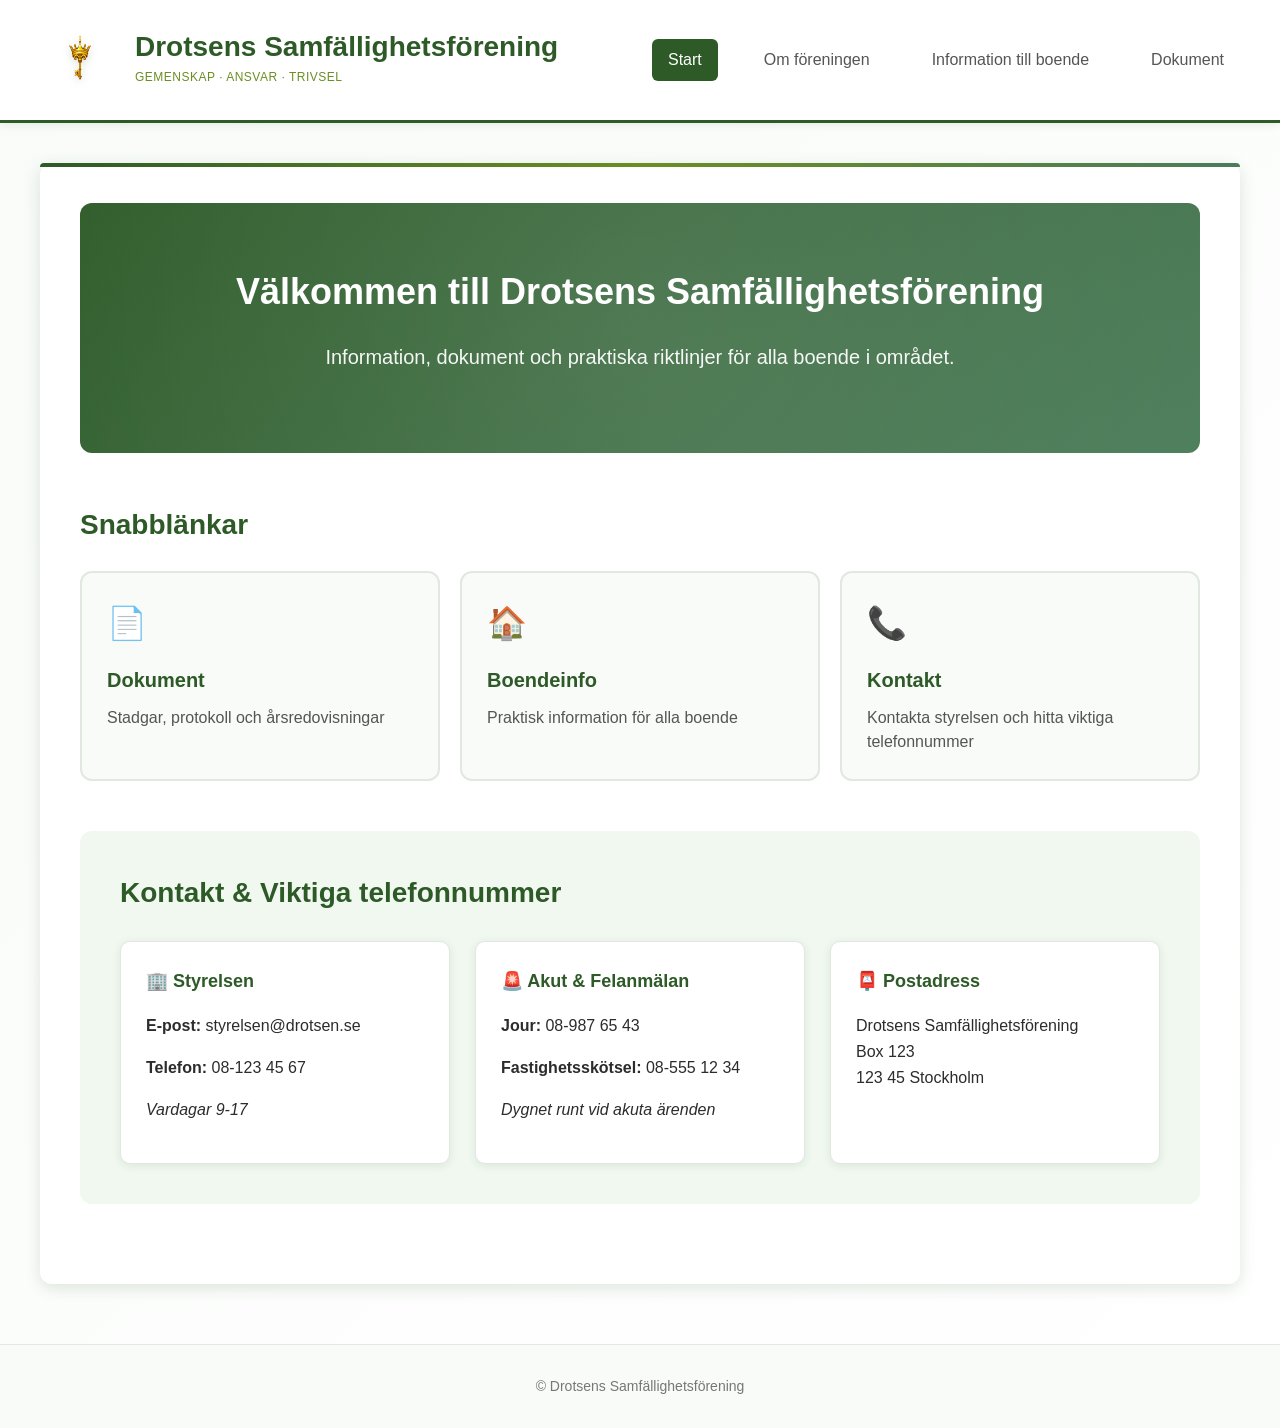
<file: index.html>
<!DOCTYPE html>
<html lang="sv">
<head>
    <meta charset="UTF-8">
    <title>Drotsens Samfällighetsförening</title>
    <link rel="stylesheet" href="css/style.css">
</head>
<body>

<header>
    <div class="header-content">
        <div class="logo">
            <img src="bilder/Krona och nyckel log.png" alt="Drotsens Samfällighetsförening logotyp" width="80" height="80">
            <div class="logo-text">
                <h1>Drotsens Samfällighetsförening</h1>
                <span class="logo-tagline">Gemenskap · Ansvar · Trivsel</span>
            </div>
        </div>
        <nav>
            <a href="index.html">Start</a>
            <a href="om.html">Om föreningen</a>
            <a href="boendeinfo.html">Information till boende</a>
            <a href="dokument.html">Dokument</a>
        </nav>
    </div>
</header>

<main>
    <section class="hero">
        <h2>Välkommen till Drotsens Samfällighetsförening</h2>
        <p>Information, dokument och praktiska riktlinjer för alla boende i området.</p>
    </section>

    <section class="quick-links">
        <h2>Snabblänkar</h2>
        <div class="link-grid">
            <a href="dokument.html" class="link-card">
                <div class="link-icon">📄</div>
                <h3>Dokument</h3>
                <p>Stadgar, protokoll och årsredovisningar</p>
            </a>
            <a href="boendeinfo.html" class="link-card">
                <div class="link-icon">🏠</div>
                <h3>Boendeinfo</h3>
                <p>Praktisk information för alla boende</p>
            </a>
            <a href="#kontakt" class="link-card">
                <div class="link-icon">📞</div>
                <h3>Kontakt</h3>
                <p>Kontakta styrelsen och hitta viktiga telefonnummer</p>
            </a>
        </div>
    </section>

    <section id="kontakt" class="contact-section">
        <h2>Kontakt & Viktiga telefonnummer</h2>
        <div class="contact-grid">
            <div class="contact-card">
                <h3>🏢 Styrelsen</h3>
                <p><strong>E-post:</strong> styrelsen@drotsen.se</p>
                <p><strong>Telefon:</strong> 08-123 45 67</p>
                <p><em>Vardagar 9-17</em></p>
            </div>
            <div class="contact-card">
                <h3>🚨 Akut & Felanmälan</h3>
                <p><strong>Jour:</strong> 08-987 65 43</p>
                <p><strong>Fastighetsskötsel:</strong> 08-555 12 34</p>
                <p><em>Dygnet runt vid akuta ärenden</em></p>
            </div>
            <div class="contact-card">
                <h3>📮 Postadress</h3>
                <p>Drotsens Samfällighetsförening<br>
                Box 123<br>
                123 45 Stockholm</p>
            </div>
        </div>
    </section>
       
</main>

<footer>
    © Drotsens Samfällighetsförening
</footer>

</body>
</html>
</file>
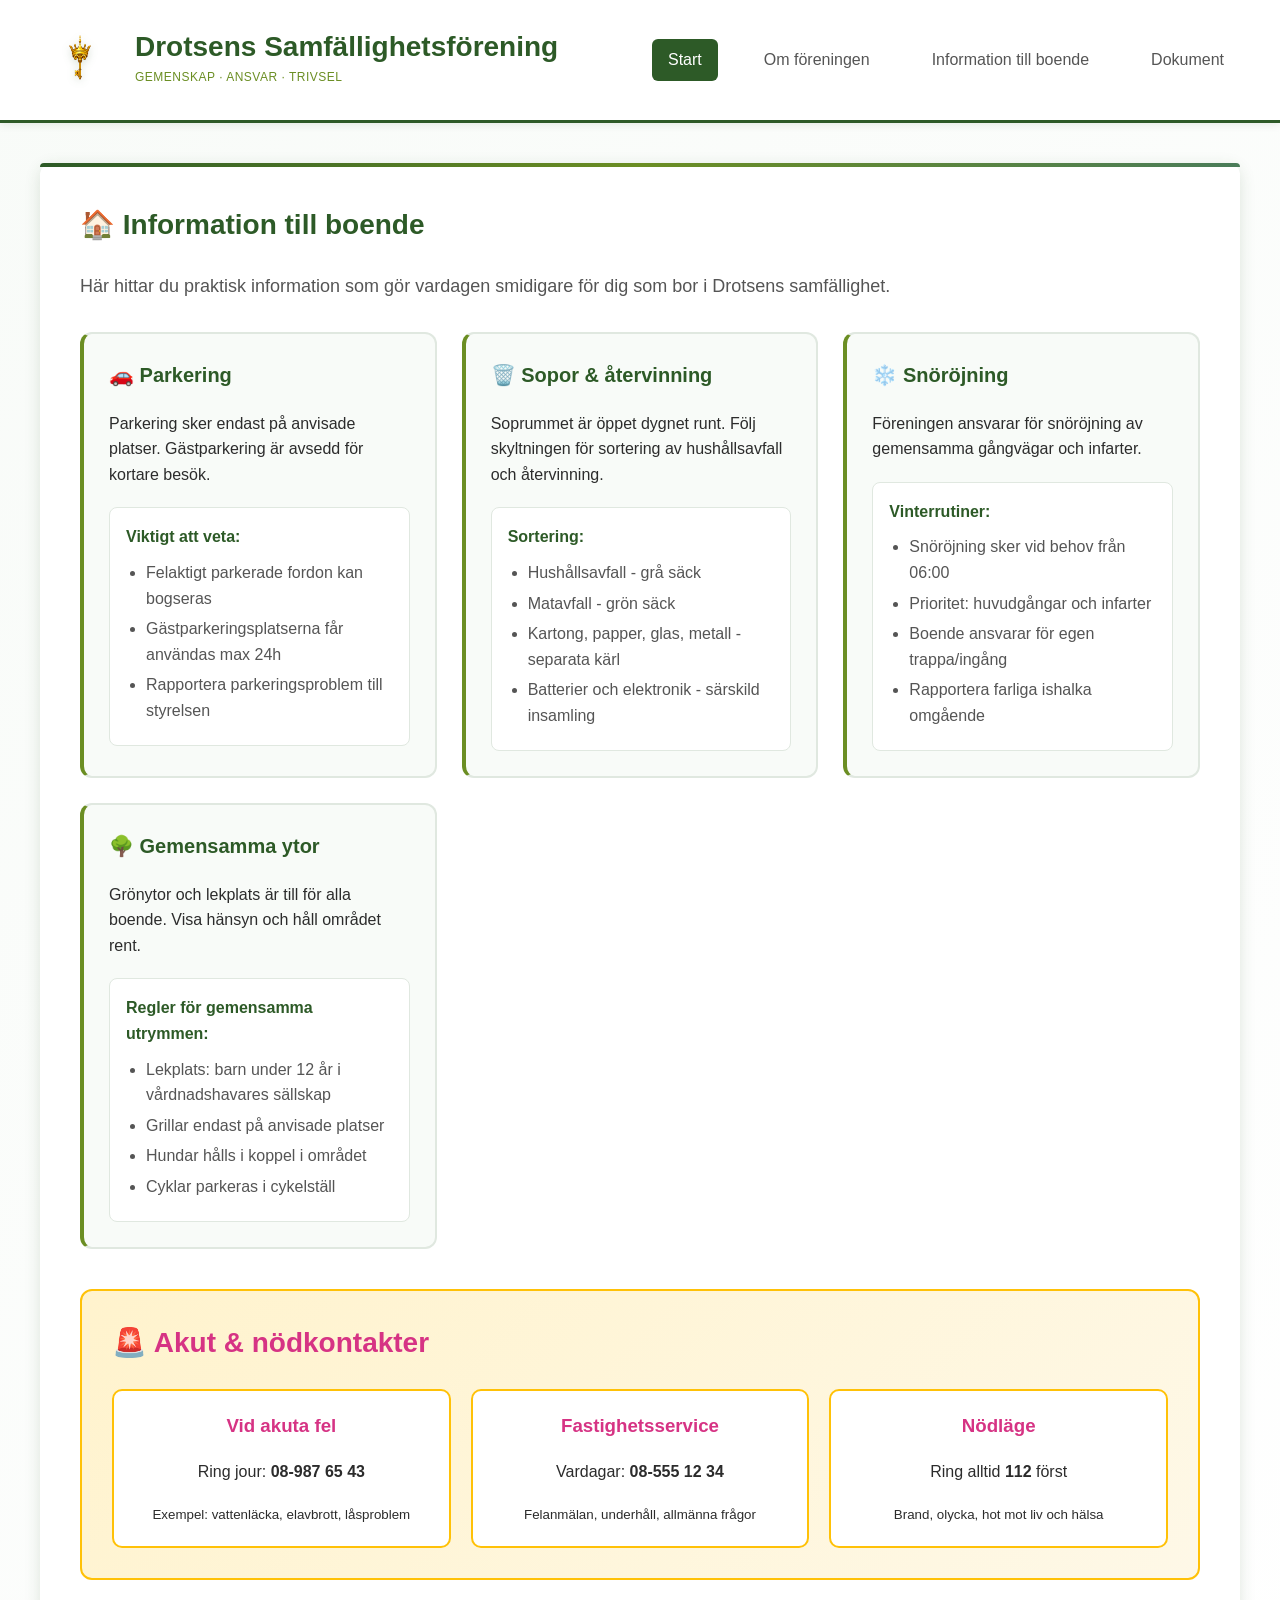
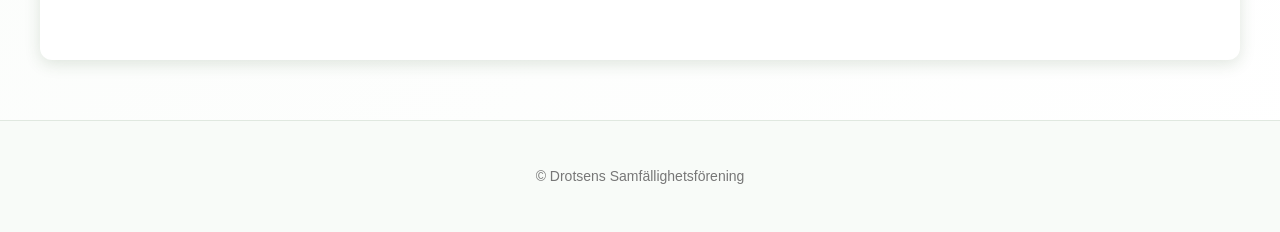
<file: boendeinfo.html>
<!DOCTYPE html>
<html lang="sv">
<head>
    <meta charset="UTF-8">
    <title>Information till boende – Drotsens Samfällighetsförening</title>
    <link rel="stylesheet" href="css/style.css">
</head>
<body>
    <header>
        <div class="header-content">
            <div class="logo">
                <img src="bilder/Krona och nyckel log.png" alt="Drotsens Samfällighetsförening logotyp" width="80" height="80">
                <div class="logo-text">
                    <h1>Drotsens Samfällighetsförening</h1>
                    <span class="logo-tagline">Gemenskap · Ansvar · Trivsel</span>
                </div>
            </div>
            <nav>
                <a href="index.html">Start</a>
                <a href="om.html">Om föreningen</a>
                <a href="boendeinfo.html">Information till boende</a>
                <a href="dokument.html">Dokument</a>
            </nav>
        </div>
    </header>

    <main>
        <h2>🏠 Information till boende</h2>
        <p class="intro-text">Här hittar du praktisk information som gör vardagen smidigare för dig som bor i Drotsens samfällighet.</p>

        <div class="info-grid">
            <div class="info-box enhanced">
                <h3>🚗 Parkering</h3>
                <p>Parkering sker endast på anvisade platser. Gästparkering är avsedd för kortare besök.</p>
                <div class="info-details">
                    <strong>Viktigt att veta:</strong>
                    <ul>
                        <li>Felaktigt parkerade fordon kan bogseras</li>
                        <li>Gästparkeringsplatserna får användas max 24h</li>
                        <li>Rapportera parkeringsproblem till styrelsen</li>
                    </ul>
                </div>
            </div>

            <div class="info-box enhanced">
                <h3>🗑️ Sopor & återvinning</h3>
                <p>Soprummet är öppet dygnet runt. Följ skyltningen för sortering av hushållsavfall och återvinning.</p>
                <div class="info-details">
                    <strong>Sortering:</strong>
                    <ul>
                        <li>Hushållsavfall - grå säck</li>
                        <li>Matavfall - grön säck</li>
                        <li>Kartong, papper, glas, metall - separata kärl</li>
                        <li>Batterier och elektronik - särskild insamling</li>
                    </ul>
                </div>
            </div>

            <div class="info-box enhanced">
                <h3>❄️ Snöröjning</h3>
                <p>Föreningen ansvarar för snöröjning av gemensamma gångvägar och infarter.</p>
                <div class="info-details">
                    <strong>Vinterrutiner:</strong>
                    <ul>
                        <li>Snöröjning sker vid behov från 06:00</li>
                        <li>Prioritet: huvudgångar och infarter</li>
                        <li>Boende ansvarar för egen trappa/ingång</li>
                        <li>Rapportera farliga ishalka omgående</li>
                    </ul>
                </div>
            </div>

            <div class="info-box enhanced">
                <h3>🌳 Gemensamma ytor</h3>
                <p>Grönytor och lekplats är till för alla boende. Visa hänsyn och håll området rent.</p>
                <div class="info-details">
                    <strong>Regler för gemensamma utrymmen:</strong>
                    <ul>
                        <li>Lekplats: barn under 12 år i vårdnadshavares sällskap</li>
                        <li>Grillar endast på anvisade platser</li>
                        <li>Hundar hålls i koppel i området</li>
                        <li>Cyklar parkeras i cykelställ</li>
                    </ul>
                </div>
            </div>
        </div>

        <section class="emergency-info">
            <h2>🚨 Akut & nödkontakter</h2>
            <div class="emergency-grid">
                <div class="emergency-card">
                    <h3>Vid akuta fel</h3>
                    <p>Ring jour: <strong>08-987 65 43</strong></p>
                    <small>Exempel: vattenläcka, elavbrott, låsproblem</small>
                </div>
                <div class="emergency-card">
                    <h3>Fastighetsservice</h3>
                    <p>Vardagar: <strong>08-555 12 34</strong></p>
                    <small>Felanmälan, underhåll, allmänna frågor</small>
                </div>
                <div class="emergency-card">
                    <h3>Nödläge</h3>
                    <p>Ring alltid <strong>112</strong> först</p>
                    <small>Brand, olycka, hot mot liv och hälsa</small>
                </div>
            </div>
        </section>
    </main>

    <footer>
        <p>© Drotsens Samfällighetsförening</p>
    </footer>
</body>
</html>
</file>
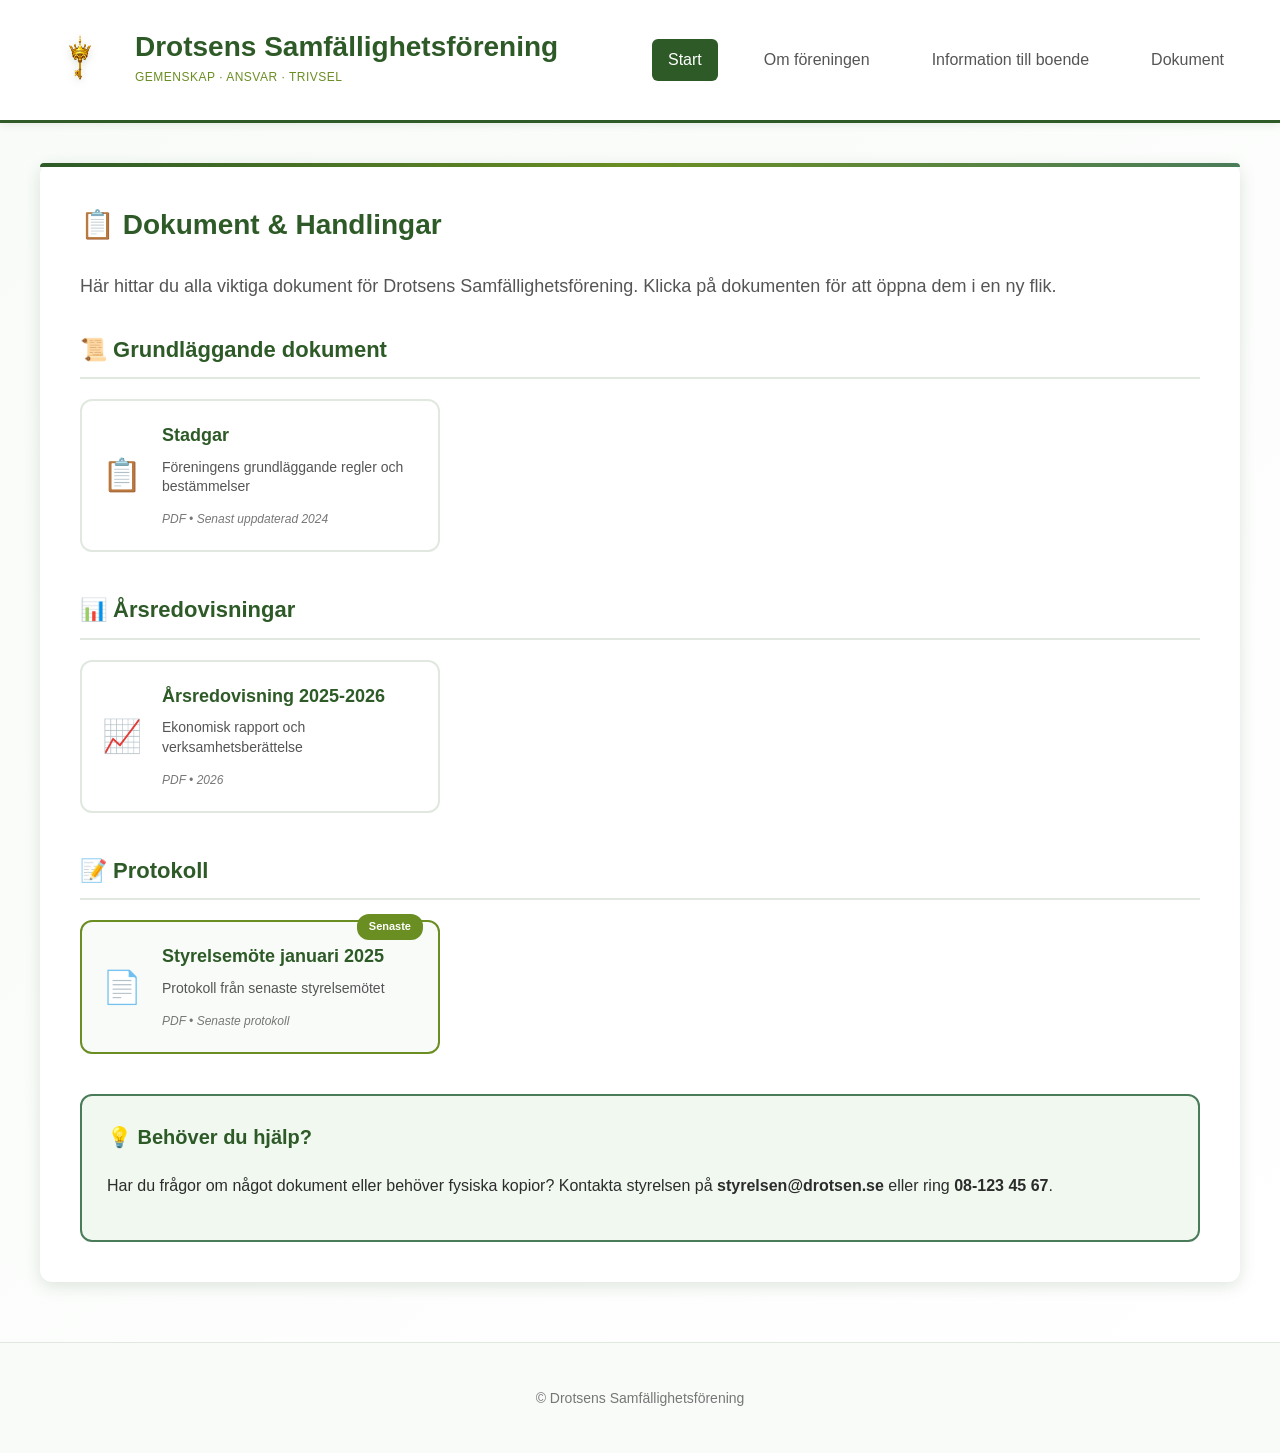
<file: dokument.html>
<!DOCTYPE html>
<html lang="sv">
<head>
    <meta charset="UTF-8">
    <title>Dokument – Drotsens Samfällighetsförening</title>
    <link rel="stylesheet" href="css/style.css">
</head>
<body>
    <header>
        <div class="header-content">
            <div class="logo">
                <img src="bilder/Krona och nyckel log.png" alt="Drotsens Samfällighetsförening logotyp" width="80" height="80">
                <div class="logo-text">
                    <h1>Drotsens Samfällighetsförening</h1>
                    <span class="logo-tagline">Gemenskap · Ansvar · Trivsel</span>
                </div>
            </div>
            <nav>
                <a href="index.html">Start</a>
                <a href="om.html">Om föreningen</a>
                <a href="boendeinfo.html">Information till boende</a>
                <a href="dokument.html">Dokument</a>
            </nav>
        </div>
    </header>

    <main>
        <h2>📋 Dokument & Handlingar</h2>
        <p class="intro-text">Här hittar du alla viktiga dokument för Drotsens Samfällighetsförening. Klicka på dokumenten för att öppna dem i en ny flik.</p>
        
        <div class="document-sections">
            <section class="doc-section">
                <h3>📜 Grundläggande dokument</h3>
                <div class="document-grid">
                    <a href="dokument/stadgar.pdf" target="_blank" class="document-card">
                        <div class="doc-icon">📋</div>
                        <div class="doc-content">
                            <h4>Stadgar</h4>
                            <p>Föreningens grundläggande regler och bestämmelser</p>
                            <span class="doc-meta">PDF • Senast uppdaterad 2024</span>
                        </div>
                    </a>
                </div>
            </section>

            <section class="doc-section">
                <h3>📊 Årsredovisningar</h3>
                <div class="document-grid">
                    <a href="dokument/Årsberättelse Drotsen samfällighetsförening 2025 och 2026.pdf" target="_blank" class="document-card">
                        <div class="doc-icon">📈</div>
                        <div class="doc-content">
                            <h4>Årsredovisning 2025-2026</h4>
                            <p>Ekonomisk rapport och verksamhetsberättelse</p>
                            <span class="doc-meta">PDF • 2026</span>
                        </div>
                    </a>
                </div>
            </section>

            <section class="doc-section">
                <h3>📝 Protokoll</h3>
                <div class="document-grid">
                    <a href="dokument/protokoll-2025-01.pdf" target="_blank" class="document-card recent">
                        <div class="doc-icon">📄</div>
                        <div class="doc-content">
                            <h4>Styrelsemöte januari 2025</h4>
                            <p>Protokoll från senaste styrelsemötet</p>
                            <span class="doc-meta">PDF • Senaste protokoll</span>
                        </div>
                        <span class="recent-badge">Senaste</span>
                    </a>
                </div>
            </section>
        </div>

        <div class="info-box document-info">
            <h3>💡 Behöver du hjälp?</h3>
            <p>Har du frågor om något dokument eller behöver fysiska kopior? Kontakta styrelsen på <strong>styrelsen@drotsen.se</strong> eller ring <strong>08-123 45 67</strong>.</p>
        </div>
    </main>

    <footer>
        <p>© Drotsens Samfällighetsförening</p>
    </footer>
</body>
</html>
</file>
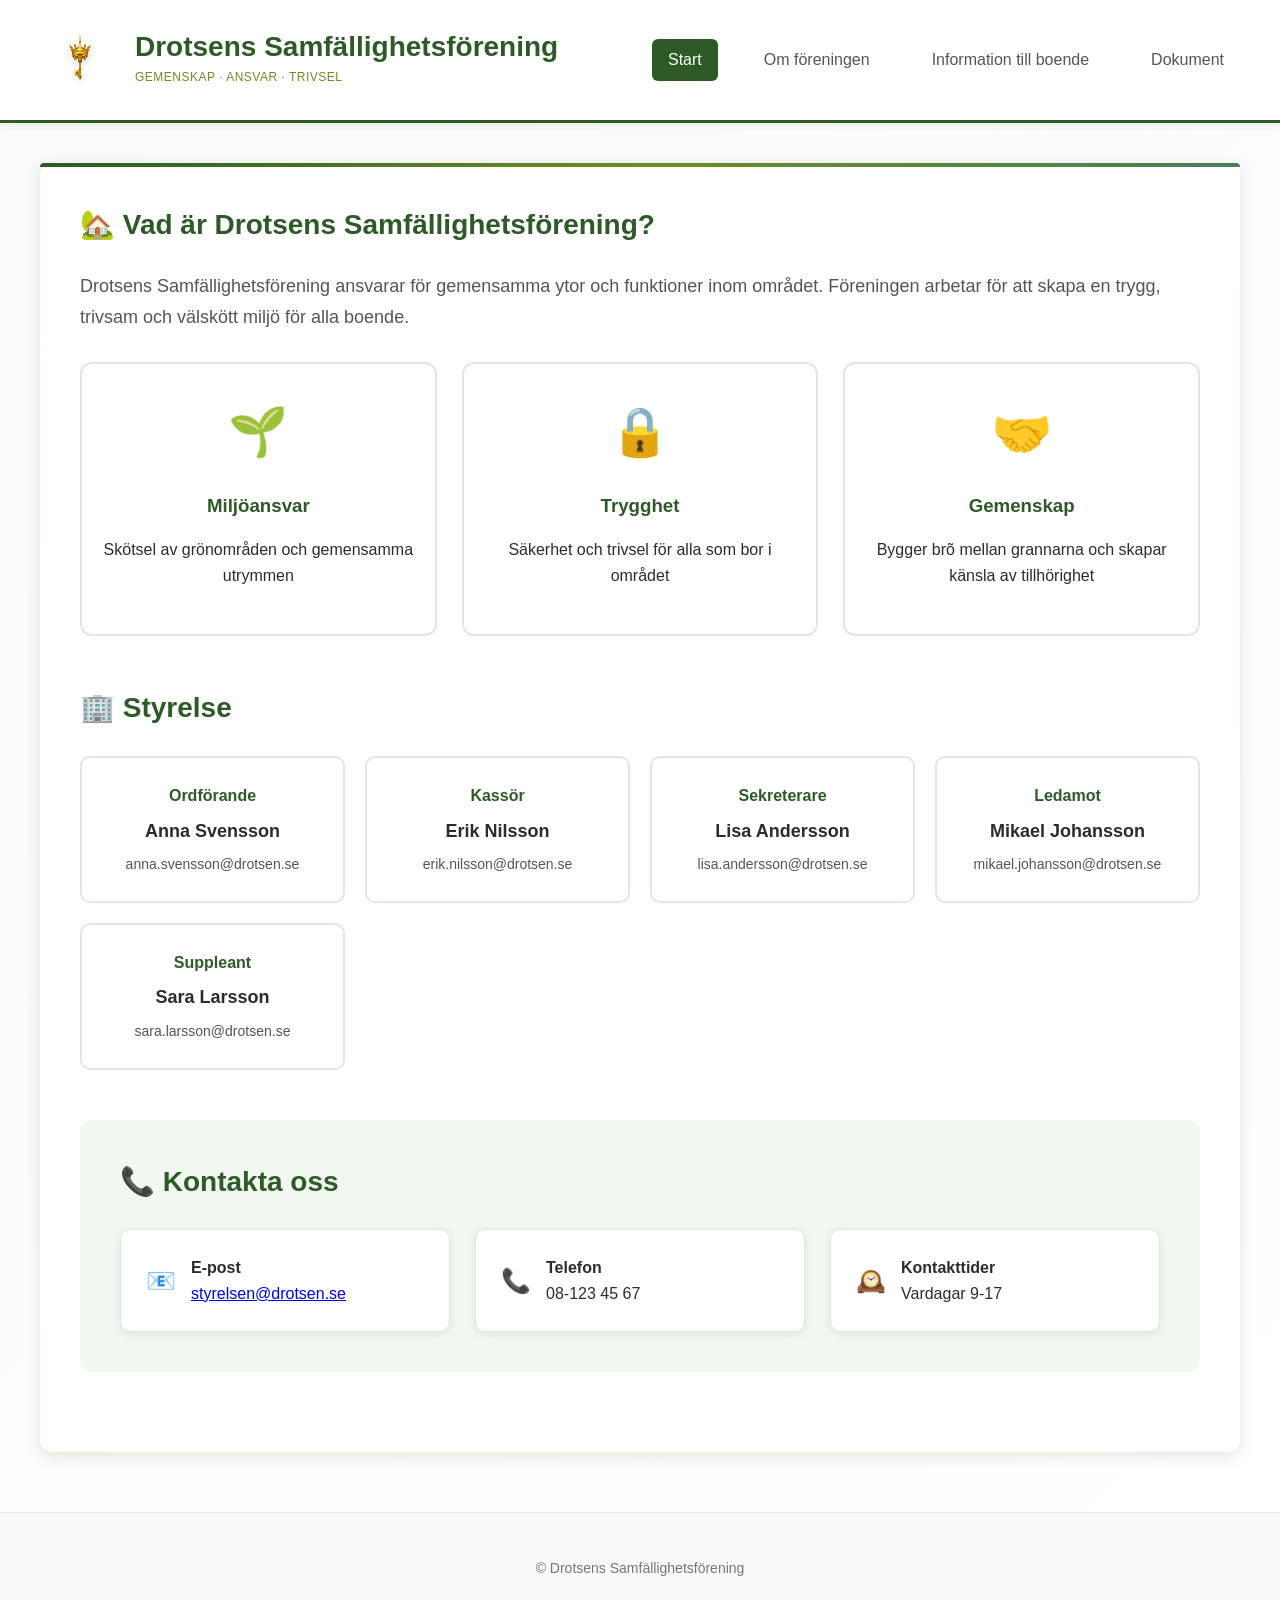
<file: om.html>
<!DOCTYPE html>
<html lang="sv">
<head>
    <meta charset="UTF-8">
    <title>Om föreningen – Drotsens Samfällighetsförening</title>
    <link rel="stylesheet" href="css/style.css">
</head>
<body>
    <header>
        <div class="header-content">
            <div class="logo">
                <img src="bilder/Krona och nyckel log.png" alt="Drotsens Samfällighetsförening logotyp" width="80" height="80">
                <div class="logo-text">
                    <h1>Drotsens Samfällighetsförening</h1>
                    <span class="logo-tagline">Gemenskap · Ansvar · Trivsel</span>
                </div>
            </div>
            <nav>
                <a href="index.html">Start</a>
                <a href="om.html">Om föreningen</a>
                <a href="boendeinfo.html">Information till boende</a>
                <a href="dokument.html">Dokument</a>
            </nav>
        </div>
    </header>

    <main>
        <section class="intro-section">
            <h2>🏡 Vad är Drotsens Samfällighetsförening?</h2>
            <p class="intro-text">
                Drotsens Samfällighetsförening ansvarar för gemensamma ytor och funktioner inom området.
                Föreningen arbetar för att skapa en trygg, trivsam och välskött miljö för alla boende.
            </p>
            
            <div class="mission-grid">
                <div class="mission-card">
                    <div class="mission-icon">🌱</div>
                    <h3>Miljöansvar</h3>
                    <p>Skötsel av grönområden och gemensamma utrymmen</p>
                </div>
                <div class="mission-card">
                    <div class="mission-icon">🔒</div>
                    <h3>Trygghet</h3>
                    <p>Säkerhet och trivsel för alla som bor i området</p>
                </div>
                <div class="mission-card">
                    <div class="mission-icon">🤝</div>
                    <h3>Gemenskap</h3>
                    <p>Bygger brõ mellan grannarna och skapar känsla av tillhörighet</p>
                </div>
            </div>
        </section>

        <section class="board-section">
            <h2>🏢 Styrelse</h2>
            <div class="board-grid">
                <div class="board-member">
                    <div class="member-role">Ordförande</div>
                    <div class="member-name">Anna Svensson</div>
                    <div class="member-contact">anna.svensson@drotsen.se</div>
                </div>
                <div class="board-member">
                    <div class="member-role">Kassör</div>
                    <div class="member-name">Erik Nilsson</div>
                    <div class="member-contact">erik.nilsson@drotsen.se</div>
                </div>
                <div class="board-member">
                    <div class="member-role">Sekreterare</div>
                    <div class="member-name">Lisa Andersson</div>
                    <div class="member-contact">lisa.andersson@drotsen.se</div>
                </div>
                <div class="board-member">
                    <div class="member-role">Ledamot</div>
                    <div class="member-name">Mikael Johansson</div>
                    <div class="member-contact">mikael.johansson@drotsen.se</div>
                </div>
                <div class="board-member">
                    <div class="member-role">Suppleant</div>
                    <div class="member-name">Sara Larsson</div>
                    <div class="member-contact">sara.larsson@drotsen.se</div>
                </div>
            </div>
        </section>

        <section class="contact-highlight">
            <h2>📞 Kontakta oss</h2>
            <div class="contact-options">
                <div class="contact-option">
                    <div class="contact-icon">📧</div>
                    <div>
                        <strong>E-post</strong><br>
                        <a href="mailto:styrelsen@drotsen.se">styrelsen@drotsen.se</a>
                    </div>
                </div>
                <div class="contact-option">
                    <div class="contact-icon">📞</div>
                    <div>
                        <strong>Telefon</strong><br>
                        08-123 45 67
                    </div>
                </div>
                <div class="contact-option">
                    <div class="contact-icon">🕰️</div>
                    <div>
                        <strong>Kontakttider</strong><br>
                        Vardagar 9-17
                    </div>
                </div>
            </div>
        </section>
    </main>

    <footer>
        <p>© Drotsens Samfällighetsförening</p>
    </footer>
</body>
</html>
</file>
<file: css/style.css>
/* Modern grön färgprofil för Drotsens Samfällighetsförening */
:root {
    --primary-green: #2d5a27;
    --secondary-green: #4a7c59;
    --accent-green: #6b8e23;
    --light-green: #f0f8f0;
    --very-light-green: #f8fbf8;
    --dark-green: #1a3d1a;
    --text-dark: #2c2c2c;
    --text-medium: #555;
    --text-light: #777;
    --border-color: #e0e8e0;
    --shadow-light: 0 2px 8px rgba(45, 90, 39, 0.1);
    --shadow-medium: 0 4px 16px rgba(45, 90, 39, 0.15);
}

/* Grundstil */
* {
    box-sizing: border-box;
}

body {
    font-family: "Segoe UI", -apple-system, BlinkMacSystemFont, Roboto, "Helvetica Neue", Arial, sans-serif;
    margin: 0;
    padding: 0;
    background: linear-gradient(135deg, var(--very-light-green) 0%, white 100%);
    color: var(--text-dark);
    line-height: 1.6;
    min-height: 100vh;
}

/* Modern Header med logotyp */
header {
    background: white;
    padding: 20px 40px;
    border-bottom: 3px solid var(--primary-green);
    box-shadow: var(--shadow-light);
    position: sticky;
    top: 0;
    z-index: 100;
}

.header-content {
    max-width: 1200px;
    margin: 0 auto;
    display: flex;
    justify-content: space-between;
    align-items: center;
    flex-wrap: wrap;
    gap: 20px;
}

.logo {
    display: flex;
    align-items: center;
    gap: 15px;
}

.logo svg {
    flex-shrink: 0;
    filter: drop-shadow(0 2px 4px rgba(45, 90, 39, 0.2));
}

.logo img {
    flex-shrink: 0;
    filter: drop-shadow(0 2px 4px rgba(45, 90, 39, 0.2));
    border-radius: 4px;
}

.logo-text h1 {
    margin: 0;
    font-size: 28px;
    font-weight: 700;
    color: var(--primary-green);
    line-height: 1.1;
}

.logo-tagline {
    font-size: 12px;
    color: var(--accent-green);
    font-weight: 500;
    letter-spacing: 0.5px;
    text-transform: uppercase;
}

/* Navigation */
nav {
    display: flex;
    gap: 30px;
    align-items: center;
}

nav a {
    text-decoration: none;
    color: var(--text-medium);
    font-weight: 500;
    padding: 8px 16px;
    border-radius: 6px;
    transition: all 0.3s ease;
    position: relative;
}

nav a:hover {
    color: var(--primary-green);
    background: var(--light-green);
    transform: translateY(-1px);
}

nav a[href*="index.html"] {
    background: var(--primary-green);
    color: white;
}

nav a[href*="index.html"]:hover {
    background: var(--secondary-green);
    color: white;
}

/* Main content */
main {
    max-width: 1200px;
    margin: 40px auto;
    padding: 0 20px;
    background: white;
    border-radius: 12px;
    padding: 40px;
    box-shadow: var(--shadow-medium);
    position: relative;
}

main::before {
    content: '';
    position: absolute;
    top: 0;
    left: 0;
    right: 0;
    height: 4px;
    background: linear-gradient(90deg, var(--primary-green), var(--accent-green), var(--secondary-green));
    border-radius: 12px 12px 0 0;
}

main h2 {
    margin-top: 0;
    font-size: 28px;
    color: var(--primary-green);
    font-weight: 700;
}

.intro-text {
    font-size: 18px;
    color: var(--text-medium);
    margin-bottom: 30px;
    line-height: 1.7;
}

/* Hero section */
.hero {
    background: linear-gradient(135deg, var(--primary-green) 0%, var(--secondary-green) 100%);
    color: white;
    padding: 60px 40px;
    border-radius: 12px;
    text-align: center;
    margin-bottom: 40px;
    position: relative;
    overflow: hidden;
}

.hero::before {
    content: '';
    position: absolute;
    top: -50%;
    left: -50%;
    width: 200%;
    height: 200%;
    background: radial-gradient(circle, rgba(255,255,255,0.1) 0%, transparent 70%);
    animation: float 6s ease-in-out infinite;
}

@keyframes float {
    0%, 100% { transform: translate(-50%, -50%) rotate(0deg); }
    50% { transform: translate(-50%, -50%) rotate(180deg); }
}

.hero h2 {
    font-size: 36px;
    margin-bottom: 15px;
    color: white;
    position: relative;
    z-index: 1;
}

.hero p {
    font-size: 20px;
    opacity: 0.95;
    position: relative;
    z-index: 1;
}

/* Snabblänkar */
.quick-links {
    margin: 50px 0;
}

.link-grid {
    display: grid;
    grid-template-columns: repeat(auto-fit, minmax(280px, 1fr));
    gap: 20px;
    margin-top: 20px;
}

.link-card {
    display: block;
    text-decoration: none;
    background: var(--very-light-green);
    padding: 25px;
    border-radius: 12px;
    border: 2px solid var(--border-color);
    transition: all 0.3s ease;
    position: relative;
    overflow: hidden;
}

.link-card::before {
    content: '';
    position: absolute;
    top: 0;
    left: 0;
    width: 100%;
    height: 4px;
    background: var(--accent-green);
    transform: scaleX(0);
    transition: transform 0.3s ease;
}

.link-card:hover {
    transform: translateY(-5px);
    box-shadow: var(--shadow-medium);
    border-color: var(--secondary-green);
}

.link-card:hover::before {
    transform: scaleX(1);
}

.link-icon {
    font-size: 32px;
    margin-bottom: 15px;
}

.link-card h3 {
    margin: 0 0 10px 0;
    color: var(--primary-green);
    font-size: 20px;
}

.link-card p {
    margin: 0;
    color: var(--text-medium);
    line-height: 1.5;
}

/* Kontakt sektioner */
.contact-section, .contact-highlight {
    background: var(--light-green);
    padding: 40px;
    border-radius: 12px;
    margin: 40px 0;
}

.contact-grid, .contact-options {
    display: grid;
    grid-template-columns: repeat(auto-fit, minmax(280px, 1fr));
    gap: 25px;
    margin-top: 25px;
}

.contact-card, .contact-option {
    background: white;
    padding: 25px;
    border-radius: 10px;
    border: 1px solid var(--border-color);
    box-shadow: var(--shadow-light);
    transition: transform 0.2s ease;
}

.contact-card:hover, .contact-option:hover {
    transform: translateY(-2px);
}

.contact-card h3 {
    margin-top: 0;
    color: var(--primary-green);
    font-size: 18px;
}

.contact-option {
    display: flex;
    align-items: center;
    gap: 15px;
}

.contact-icon {
    font-size: 24px;
}

/* Info grid förbättrad */
.info-grid {
    display: grid;
    grid-template-columns: repeat(auto-fit, minmax(320px, 1fr));
    gap: 25px;
    margin-top: 30px;
}

.info-box {
    background: var(--very-light-green);
    padding: 25px;
    border-radius: 12px;
    border: 2px solid var(--border-color);
    transition: all 0.3s ease;
    position: relative;
}

.info-box:hover {
    border-color: var(--secondary-green);
    transform: translateY(-3px);
    box-shadow: var(--shadow-medium);
}

.info-box h3 {
    margin-top: 0;
    font-size: 20px;
    color: var(--primary-green);
}

.info-box.enhanced {
    border-left: 4px solid var(--accent-green);
}

.info-details {
    margin-top: 20px;
    padding: 16px;
    background: white;
    border-radius: 8px;
    border: 1px solid var(--border-color);
}

.info-details strong {
    color: var(--primary-green);
}

.info-details ul {
    margin: 10px 0 0 0;
    padding-left: 20px;
}

.info-details li {
    margin: 5px 0;
    color: var(--text-medium);
}

/* Dokument sektioner */
.document-sections {
    margin-top: 30px;
}

.doc-section {
    margin-bottom: 40px;
}

.doc-section h3 {
    font-size: 22px;
    color: var(--primary-green);
    margin-bottom: 20px;
    padding-bottom: 10px;
    border-bottom: 2px solid var(--border-color);
}

.document-grid {
    display: grid;
    grid-template-columns: repeat(auto-fill, minmax(350px, 1fr));
    gap: 20px;
}

.document-card {
    display: flex;
    align-items: center;
    gap: 20px;
    background: white;
    padding: 20px;
    border-radius: 12px;
    border: 2px solid var(--border-color);
    text-decoration: none;
    transition: all 0.3s ease;
    position: relative;
}

.document-card:hover {
    border-color: var(--secondary-green);
    transform: translateY(-2px);
    box-shadow: var(--shadow-medium);
}

.document-card.recent {
    border-color: var(--accent-green);
    background: var(--very-light-green);
}

.doc-icon {
    font-size: 32px;
    flex-shrink: 0;
}

.doc-content h4 {
    margin: 0 0 8px 0;
    font-size: 18px;
    color: var(--primary-green);
}

.doc-content p {
    margin: 0 0 8px 0;
    color: var(--text-medium);
    font-size: 14px;
    line-height: 1.4;
}

.doc-meta {
    font-size: 12px;
    color: var(--text-light);
    font-style: italic;
}

.recent-badge {
    position: absolute;
    top: -8px;
    right: 15px;
    background: var(--accent-green);
    color: white;
    padding: 4px 12px;
    border-radius: 12px;
    font-size: 11px;
    font-weight: 600;
}

.document-info {
    background: var(--light-green);
    border: 2px solid var(--secondary-green);
    margin-top: 40px;
}

/* Mission cards (om.html) */
.mission-grid {
    display: grid;
    grid-template-columns: repeat(auto-fit, minmax(250px, 1fr));
    gap: 25px;
    margin-top: 30px;
}

.mission-card {
    text-align: center;
    padding: 30px 20px;
    background: white;
    border-radius: 12px;
    border: 2px solid var(--border-color);
    transition: all 0.3s ease;
}

.mission-card:hover {
    border-color: var(--secondary-green);
    transform: translateY(-5px);
    box-shadow: var(--shadow-medium);
}

.mission-icon {
    font-size: 48px;
    margin-bottom: 20px;
}

.mission-card h3 {
    color: var(--primary-green);
    margin: 0 0 15px 0;
}

/* Styrelse sektion */
.board-section {
    margin: 50px 0;
}

.board-grid {
    display: grid;
    grid-template-columns: repeat(auto-fit, minmax(250px, 1fr));
    gap: 20px;
    margin-top: 25px;
}

.board-member {
    background: white;
    padding: 25px;
    border-radius: 10px;
    border: 2px solid var(--border-color);
    text-align: center;
    transition: all 0.3s ease;
}

.board-member:hover {
    border-color: var(--secondary-green);
    transform: translateY(-3px);
    box-shadow: var(--shadow-medium);
}

.member-role {
    font-weight: 700;
    color: var(--primary-green);
    font-size: 16px;
    margin-bottom: 8px;
}

.member-name {
    font-size: 18px;
    color: var(--text-dark);
    margin-bottom: 8px;
    font-weight: 600;
}

.member-contact {
    font-size: 14px;
    color: var(--text-medium);
}

/* Nöd/akut information */
.emergency-info {
    background: linear-gradient(135deg, #fff3cd 0%, #fef8e7 100%);
    padding: 30px;
    border-radius: 12px;
    border: 2px solid #ffc107;
    margin: 40px 0;
}

.emergency-info h2 {
    color: #d63384;
    margin-top: 0;
}

.emergency-grid {
    display: grid;
    grid-template-columns: repeat(auto-fit, minmax(250px, 1fr));
    gap: 20px;
    margin-top: 20px;
}

.emergency-card {
    background: white;
    padding: 20px;
    border-radius: 10px;
    border: 2px solid #ffc107;
    text-align: center;
}

.emergency-card h3 {
    color: #d63384;
    margin-top: 0;
}

.intro-section {
    margin-bottom: 50px;
}

/* Footer */
footer {
    text-align: center;
    padding: 30px 20px;
    margin-top: 60px;
    color: var(--text-light);
    font-size: 14px;
    border-top: 1px solid var(--border-color);
    background: var(--very-light-green);
}

/* Responsiv design */
@media (max-width: 768px) {
    .header-content {
        flex-direction: column;
        align-items: center;
        text-align: center;
    }
    
    .logo {
        flex-direction: column;
        gap: 10px;
    }
    
    nav {
        flex-wrap: wrap;
        justify-content: center;
        gap: 15px;
    }
    
    main {
        margin: 20px auto;
        padding: 20px;
    }
    
    .hero {
        padding: 40px 20px;
    }
    
    .hero h2 {
        font-size: 28px;
    }
    
    .contact-grid, .contact-options, .board-grid {
        grid-template-columns: 1fr;
    }
    
    .mission-grid, .info-grid {
        grid-template-columns: 1fr;
    }
    
    .document-grid {
        grid-template-columns: 1fr;
    }
}
</file>
